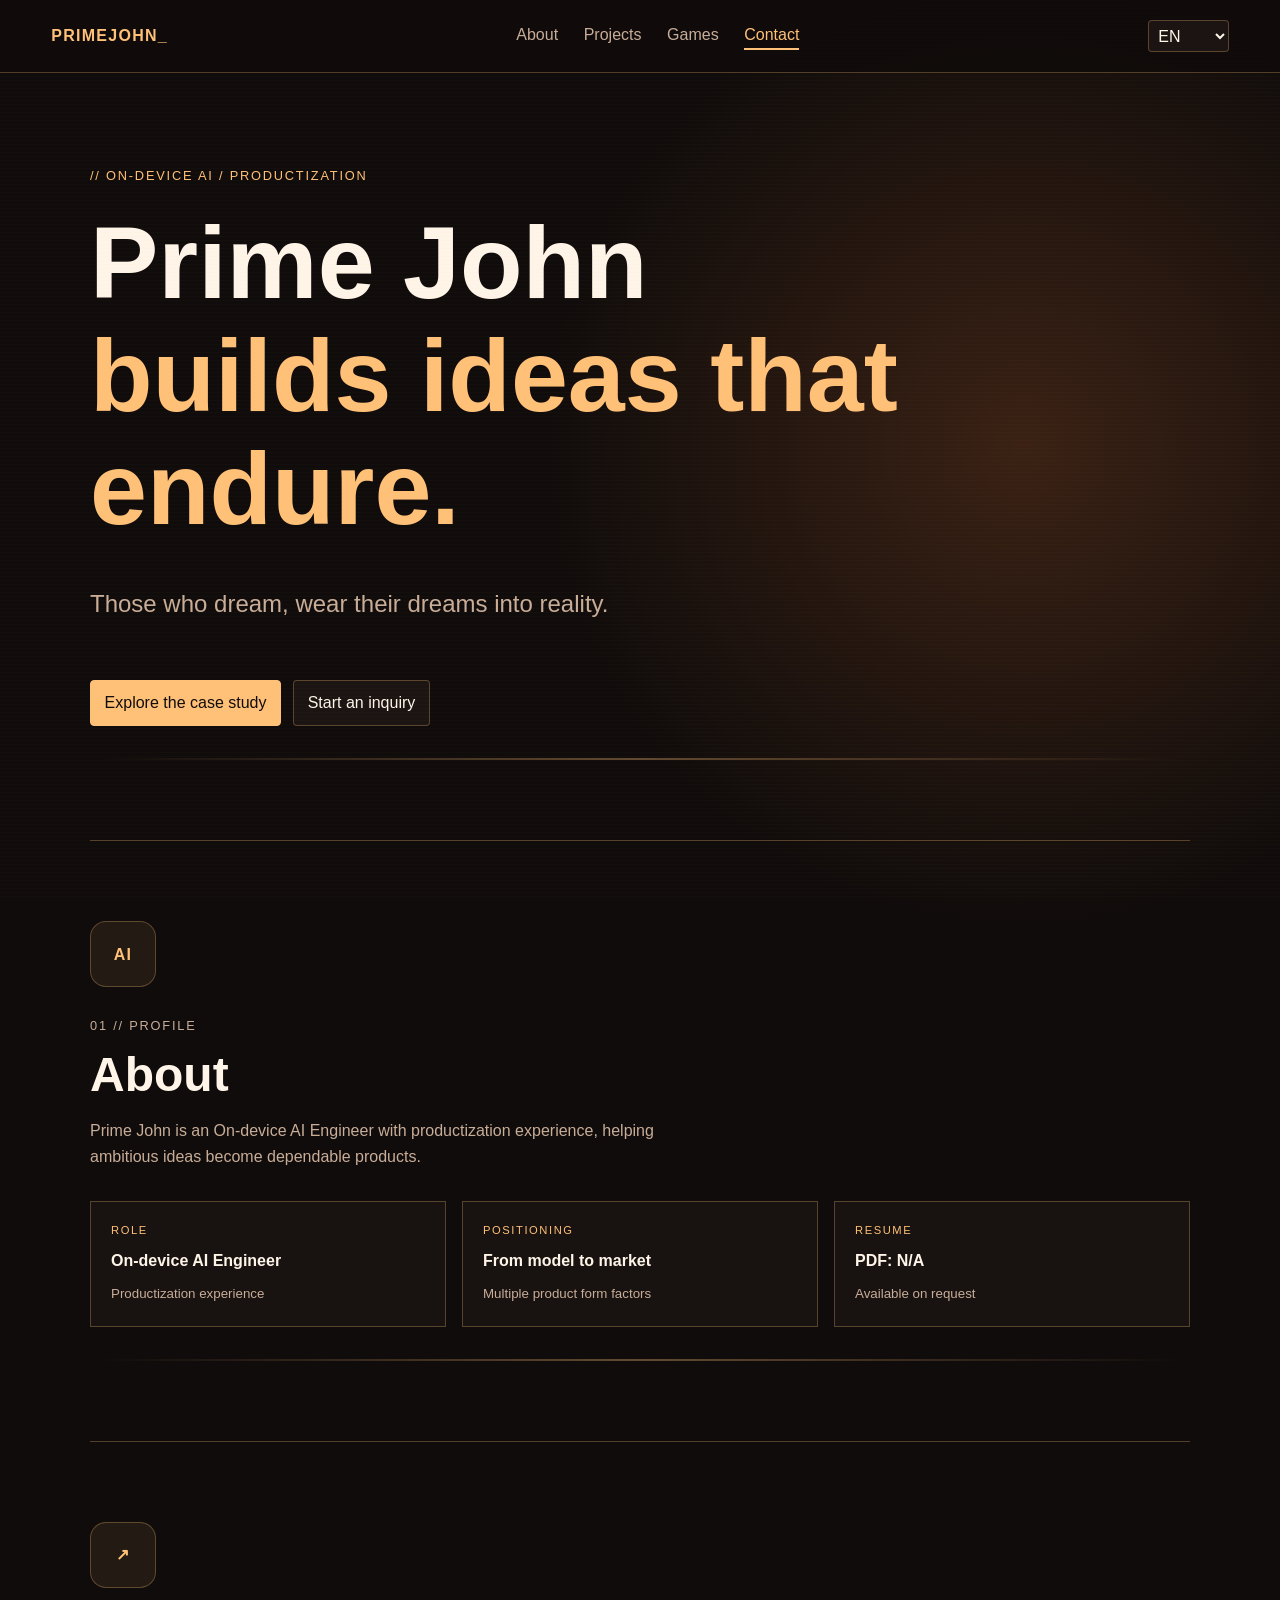
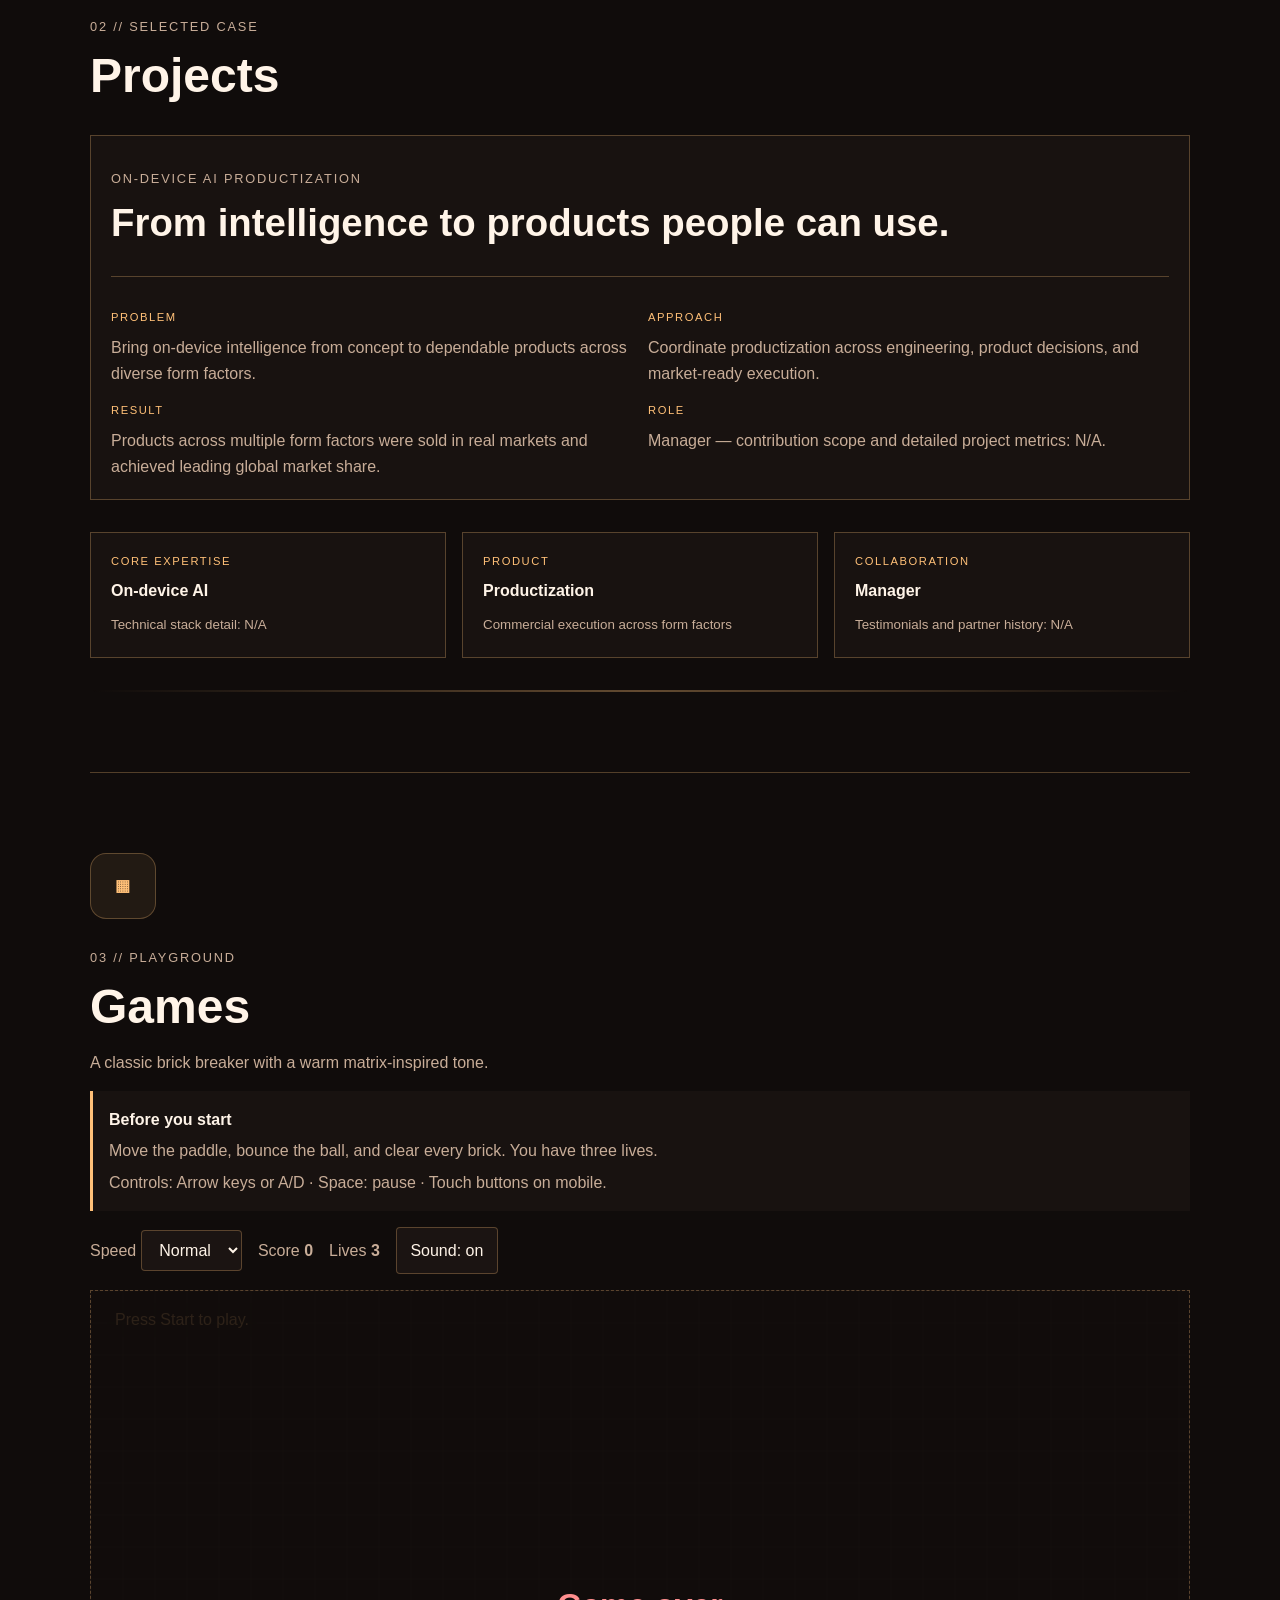
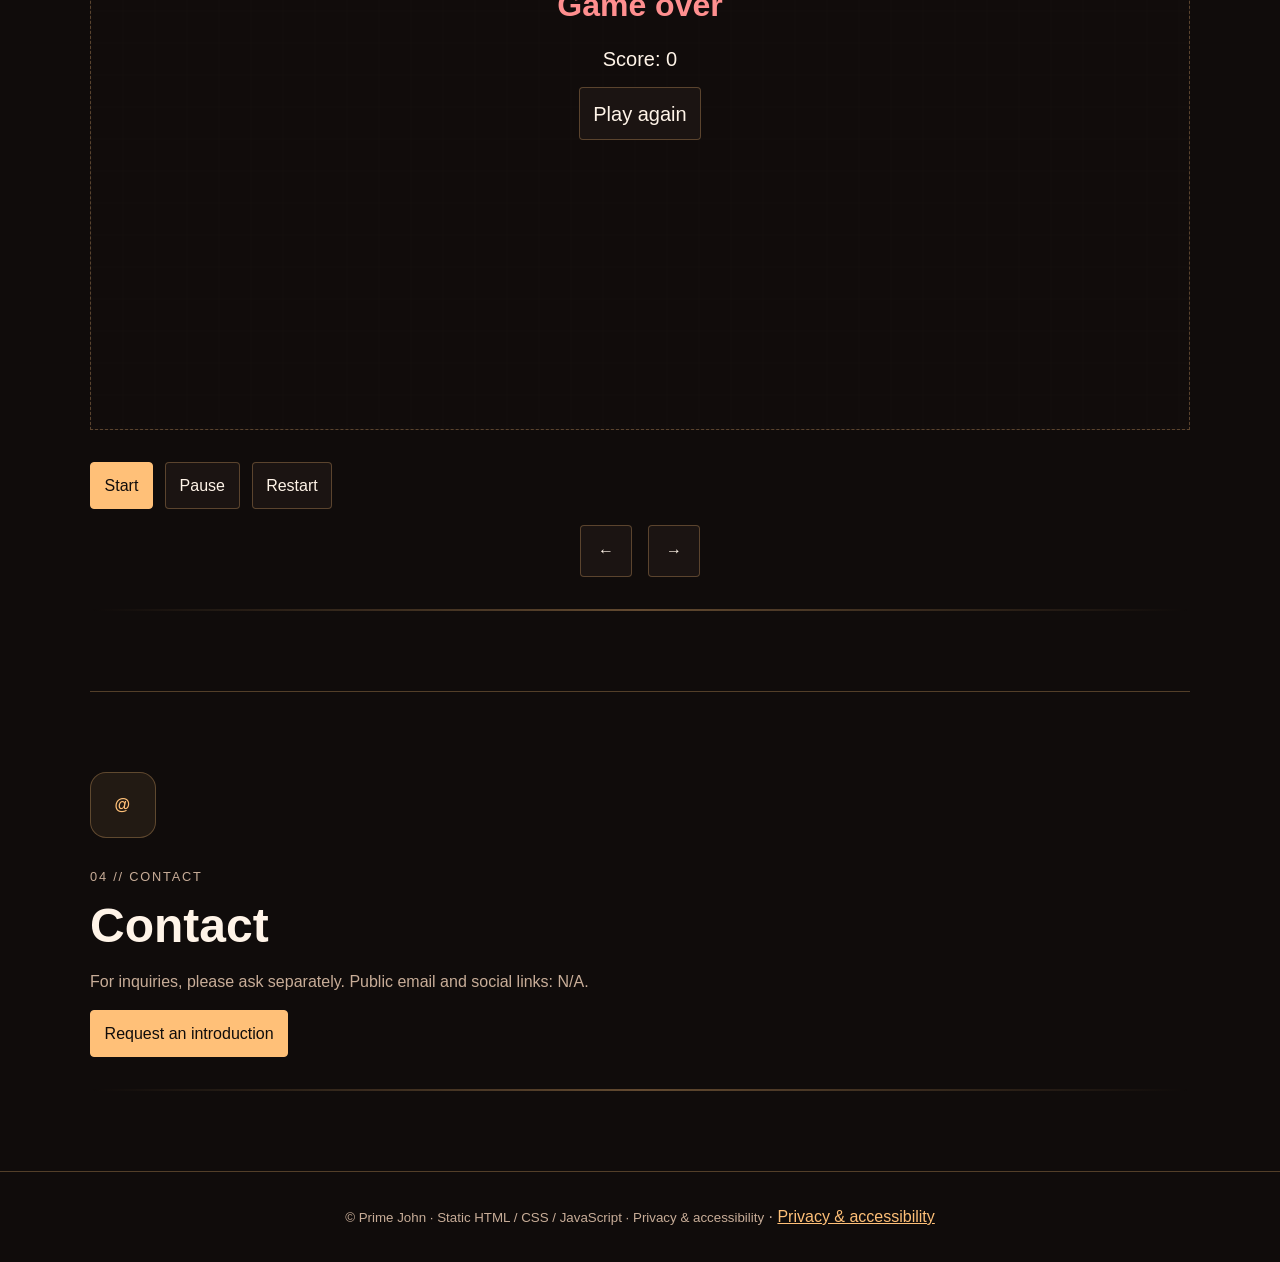
<file: index.html>
<!doctype html>
<html lang="en">
<head>
  <meta charset="utf-8"><meta name="viewport" content="width=device-width, initial-scale=1">
  <meta name="description" content="Prime John — On-device AI engineering and productization experience."><meta name="theme-color" content="#100c0b">
  <meta property="og:title" content="Prime John // On-device AI Engineer"><meta property="og:description" content="Turning ambitious ideas into dependable products."><meta property="og:type" content="profile"><meta property="og:url" content="https://primejohn-code.github.io/">
  <link rel="canonical" href="https://primejohn-code.github.io/"><title>Prime John // On-device AI Engineer</title><link rel="stylesheet" href="styles.css">
  <script type="application/ld+json">{"@context":"https://schema.org","@type":"Person","name":"Prime John","jobTitle":"On-device AI Engineer","url":"https://primejohn-code.github.io/"}</script>
  <script src="script.js" defer></script><script src="game.js" defer></script>
</head>
<body>
  <a class="skip-link" href="#main-content" data-i18n="skip">Skip to content</a>
  <header class="site-header"><a class="brand" href="#top" aria-label="Prime John home">PRIMEJOHN<span>_</span></a>
    <nav aria-label="Primary navigation"><a href="#about" data-nav="about" data-i18n="nav.about">About</a><a href="#projects" data-nav="projects" data-i18n="nav.projects">Projects</a><a href="#games" data-nav="games" data-i18n="nav.games">Games</a><a href="#contact" data-nav="contact" data-i18n="nav.contact">Contact</a></nav>
    <label class="language-picker"><span class="sr-only" data-i18n="language">Language</span><select id="language-select" aria-label="Language"><option value="en">EN</option><option value="ko">한국어</option><option value="zh">中文</option><option value="ja">日本語</option><option value="es">ES</option><option value="fr">FR</option><option value="de">DE</option><option value="it">IT</option><option value="pt">PT</option><option value="nl">NL</option></select></label>
  </header>
  <main id="main-content">
    <section id="top" class="hero" aria-labelledby="hero-title"><p class="eyebrow" data-i18n="hero.eyebrow">// ON-DEVICE AI / PRODUCTIZATION</p><h1 id="hero-title">Prime John<br><span data-i18n="hero.title">builds ideas that endure.</span></h1><p class="hero-copy" data-i18n="hero.value">Those who dream, wear their dreams into reality.</p><div class="hero-actions"><a class="button button-primary" href="#projects" data-i18n="cta.case">Explore the case study</a><a class="button" href="#contact" data-i18n="cta.inquiry">Start an inquiry</a></div></section>
    <section id="about" class="content-section" aria-labelledby="about-title"><p class="eyebrow" data-i18n="about.eyebrow">01 // PROFILE</p><h2 id="about-title" data-i18n="about.title">About</h2><p data-i18n="about.body">Prime John is an On-device AI Engineer with productization experience, helping ambitious ideas become dependable products.</p><div class="info-grid"><article class="info-card"><span class="card-label" data-i18n="about.role.label">ROLE</span><strong data-i18n="about.role">On-device AI Engineer</strong><small data-i18n="about.role.detail">Productization experience</small></article><article class="info-card"><span class="card-label" data-i18n="about.focus.label">POSITIONING</span><strong data-i18n="about.focus">From model to market</strong><small data-i18n="about.focus.detail">Multiple product form factors</small></article><article class="info-card"><span class="card-label" data-i18n="about.resume.label">RESUME</span><strong data-i18n="about.resume">PDF: N/A</strong><small data-i18n="about.resume.detail">Available on request</small></article></div></section>
    <section id="projects" class="content-section" aria-labelledby="projects-title"><p class="eyebrow" data-i18n="projects.eyebrow">02 // SELECTED CASE</p><h2 id="projects-title" data-i18n="projects.title">Projects</h2><article class="case-study"><div class="case-heading"><p class="eyebrow" data-i18n="case.eyebrow">ON-DEVICE AI PRODUCTIZATION</p><h3 data-i18n="case.title">From intelligence to products people can use.</h3></div><div class="case-grid"><div><span class="card-label" data-i18n="case.problem.label">PROBLEM</span><p data-i18n="case.problem">Bring on-device intelligence from concept to dependable products across diverse form factors.</p></div><div><span class="card-label" data-i18n="case.approach.label">APPROACH</span><p data-i18n="case.approach">Coordinate productization across engineering, product decisions, and market-ready execution.</p></div><div><span class="card-label" data-i18n="case.result.label">RESULT</span><p data-i18n="case.result">Products across multiple form factors were sold in real markets and achieved leading global market share.</p></div><div><span class="card-label" data-i18n="case.role.label">ROLE</span><p data-i18n="case.role">Manager — contribution scope and detailed project metrics: N/A.</p></div></div></article><div class="expertise-grid"><article class="info-card"><span class="card-label" data-i18n="expertise.core.label">CORE EXPERTISE</span><strong data-i18n="expertise.core">On-device AI</strong><small data-i18n="expertise.core.detail">Technical stack detail: N/A</small></article><article class="info-card"><span class="card-label" data-i18n="expertise.product.label">PRODUCT</span><strong data-i18n="expertise.product">Productization</strong><small data-i18n="expertise.product.detail">Commercial execution across form factors</small></article><article class="info-card"><span class="card-label" data-i18n="expertise.collab.label">COLLABORATION</span><strong data-i18n="expertise.collab">Manager</strong><small data-i18n="expertise.collab.detail">Testimonials and partner history: N/A</small></article></div></section>
    <section id="games" class="content-section game-placeholder" aria-labelledby="games-title"><p class="eyebrow" data-i18n="game.eyebrow">03 // PLAYGROUND</p><h2 id="games-title" data-i18n="game.title">Games</h2><p data-i18n="game.intro">A classic brick breaker with a warm matrix-inspired tone.</p><div class="game-instructions"><strong data-i18n="game.before">Before you start</strong><span data-i18n="game.instructions">Move the paddle, bounce the ball, and clear every brick. You have three lives.</span><span data-i18n="game.controls">Controls: Arrow keys or A/D · Space: pause · Touch buttons on mobile.</span></div><div class="game-toolbar"><label><span data-i18n="game.speed">Speed</span> <select id="speed-select" aria-label="Speed"><option value="slow" data-i18n="game.slow">Slow</option><option value="normal" selected data-i18n="game.normal">Normal</option><option value="fast" data-i18n="game.fast">Fast</option></select></label><span><span data-i18n="game.score">Score</span> <strong id="score">0</strong></span><span><span data-i18n="game.lives">Lives</span> <strong id="lives">3</strong></span><button id="sound-toggle" type="button" aria-pressed="true" data-i18n="game.sound.on">Sound: on</button></div><div class="game-shell"><canvas id="game-canvas" tabindex="0" aria-label="Brick breaker game board"></canvas><p id="game-status" class="game-status" role="status" data-i18n="game.status.start">Press Start to play.</p><div id="game-over-panel" class="game-over-panel" hidden><strong data-i18n="game.over">Game over</strong><span id="game-over-score">Score: 0</span><button id="game-over-restart" type="button" data-i18n="game.playagain">Play again</button></div></div><div class="game-actions"><button id="start-game" class="button-primary" type="button" data-i18n="game.start">Start</button><button id="pause-game" type="button" disabled data-i18n="game.pause">Pause</button><button id="restart-game" type="button" data-i18n="game.restart">Restart</button></div><div class="touch-controls" aria-label="Touch controls"><button type="button" data-direction="left" aria-label="Move paddle left">←</button><button type="button" data-direction="right" aria-label="Move paddle right">→</button></div></section>
    <section id="contact" class="content-section" aria-labelledby="contact-title"><p class="eyebrow" data-i18n="contact.eyebrow">04 // CONTACT</p><h2 id="contact-title" data-i18n="contact.title">Contact</h2><p data-i18n="contact.body">For inquiries, please ask separately. Public email and social links: N/A.</p><a class="button button-primary" href="#contact" data-i18n="contact.cta">Request an introduction</a></section>
  </main>
  <footer><small data-i18n="footer">© Prime John · Static HTML / CSS / JavaScript · Privacy & accessibility</small> · <a href="privacy.html" data-i18n="footer.link">Privacy & accessibility</a></footer>
</body>
</html>
</file>
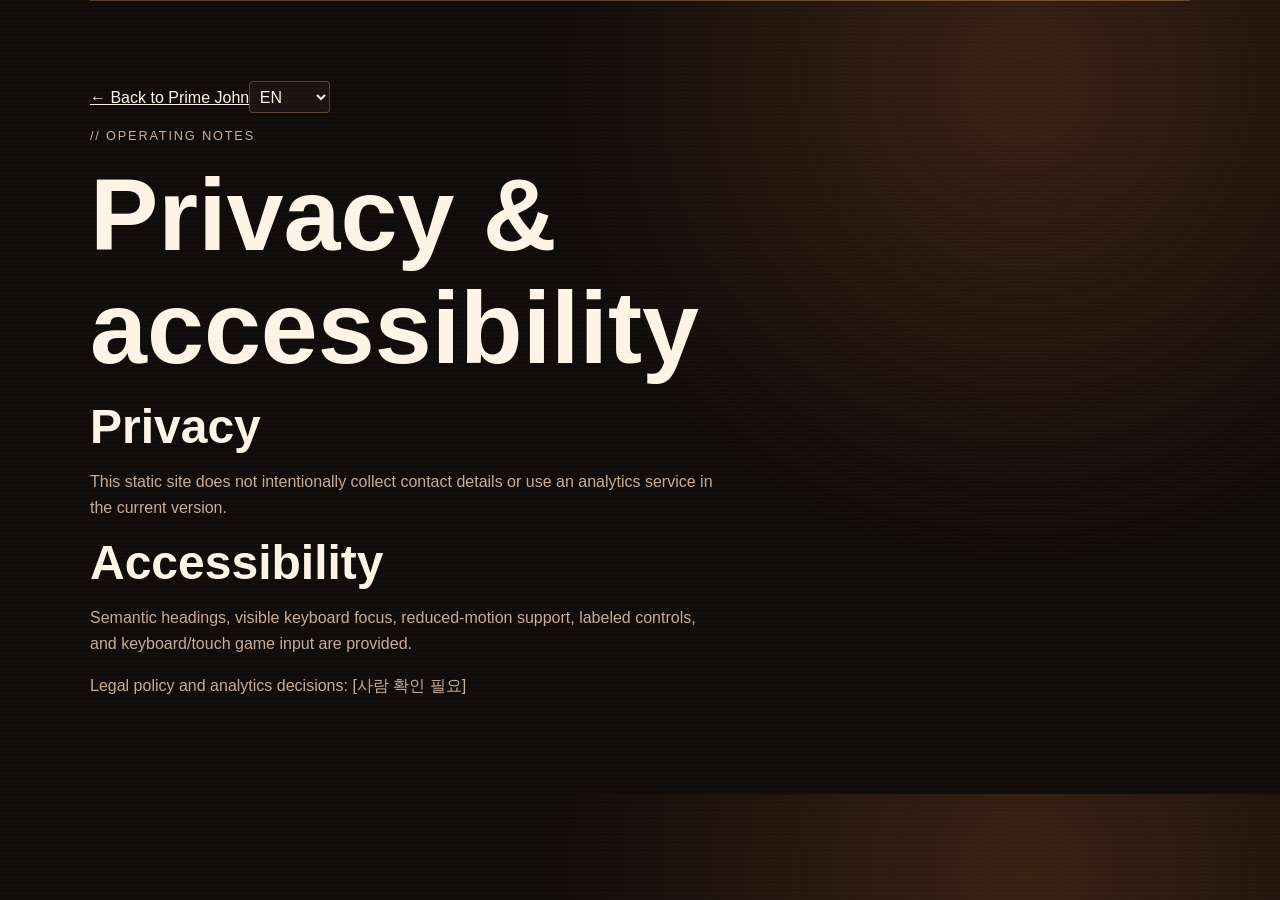
<file: privacy.html>
<!doctype html><html lang="en"><head><meta charset="utf-8"><meta name="viewport" content="width=device-width,initial-scale=1"><title>Privacy & Accessibility // Prime John</title><link rel="stylesheet" href="styles.css"><script src="script.js" defer></script></head><body><main class="content-section" id="main-content"><a href="index.html" data-i18n="page.back">← Back to Prime John</a><label class="language-picker"><span class="sr-only" data-i18n="language">Language</span><select id="language-select" aria-label="Language"><option value="en">EN</option><option value="ko">한국어</option><option value="zh">中文</option><option value="ja">日本語</option><option value="es">ES</option><option value="fr">FR</option><option value="de">DE</option><option value="it">IT</option><option value="pt">PT</option><option value="nl">NL</option></select></label><p class="eyebrow">// OPERATING NOTES</p><h1 data-i18n="privacy.title">Privacy & accessibility</h1><h2 data-i18n="privacy.heading">Privacy</h2><p data-i18n="privacy.body">This static site does not intentionally collect contact details or use an analytics service in the current version.</p><h2 data-i18n="privacy.access">Accessibility</h2><p data-i18n="privacy.access.body">Semantic headings, visible keyboard focus, reduced-motion support, labeled controls, and keyboard/touch game input are provided.</p><p data-i18n="page.uncertain">Legal policy and analytics decisions: [사람 확인 필요]</p></main></body></html>
</file>
<file: styles.css>
:root { color-scheme: dark; --bg:#100c0b; --panel:#1b1412; --text:#fff4e8; --muted:#c8ad98; --accent:#ffc078; --line:rgba(255,192,120,.28); font-family:"Cascadia Mono","Courier New",monospace; }
* { box-sizing:border-box; } html { scroll-behavior:smooth; } body { margin:0; background:radial-gradient(circle at 80% 10%,#3a2114 0,transparent 30rem),var(--bg); color:var(--text); line-height:1.6; } body::before { content:""; position:fixed; inset:0; pointer-events:none; opacity:.045; background:repeating-linear-gradient(0deg,transparent 0 3px,var(--accent) 4px); }
a { color:inherit; } a:focus-visible,button:focus-visible,select:focus-visible { outline:2px solid var(--accent); outline-offset:3px; } .skip-link { position:absolute; left:-999px; top:1rem; padding:.5rem 1rem; background:var(--accent); color:var(--bg); z-index:5; } .skip-link:focus { left:1rem; } .sr-only { position:absolute; width:1px; height:1px; padding:0; margin:-1px; overflow:hidden; clip:rect(0,0,0,0); white-space:nowrap; border:0; }
.site-header { display:flex; align-items:center; justify-content:space-between; gap:1rem; padding:1.25rem clamp(1rem,4vw,4rem); border-bottom:1px solid var(--line); position:sticky; top:0; background:rgba(16,12,11,.94); z-index:2; } .brand { color:var(--accent); font-weight:700; text-decoration:none; letter-spacing:.08em; } .brand span { animation:blink 1s steps(2,start) infinite; } nav { display:flex; flex-wrap:wrap; gap:clamp(.6rem,2.5vw,1.6rem); } nav a { color:var(--muted); text-decoration:none; border-bottom:2px solid transparent; } nav a:hover,nav a:focus-visible,nav a[aria-current="true"] { color:var(--accent); border-color:var(--accent); } .language-picker select { padding:.35rem; }
main { width:min(100% - 2rem,1100px); margin:auto; } .hero { min-height:72vh; display:grid; align-content:center; padding:5rem 0; } .eyebrow { color:var(--accent); font-size:.8rem; letter-spacing:.14em; } h1,h2,h3 { line-height:1.1; margin:.5rem 0 1rem; } h1 { font-size:clamp(2.5rem,8vw,6.5rem); max-width:900px; } h1 span { color:var(--accent); } h2 { font-size:clamp(1.75rem,4vw,3rem); } h3 { font-size:clamp(1.4rem,3vw,2.4rem); } .hero-copy,.content-section p { color:var(--muted); max-width:70ch; } .hero-copy { font-size:clamp(1.1rem,2vw,1.5rem); } .hero-actions,.game-actions { display:flex; flex-wrap:wrap; gap:.75rem; margin-top:2rem; }
.button,button,select { border:1px solid var(--line); border-radius:.25rem; background:var(--panel); color:var(--text); font:inherit; padding:.6rem .85rem; } .button { text-decoration:none; display:inline-block; } button { cursor:pointer; } .button:hover,button:hover,.button:focus-visible,button:focus-visible { border-color:var(--accent); color:var(--accent); } .button-primary { background:var(--accent); color:var(--bg); border-color:var(--accent); }
.content-section { border-top:1px solid var(--line); padding:5rem 0; min-height:35vh; } .info-grid,.expertise-grid,.case-grid { display:grid; grid-template-columns:repeat(3,1fr); gap:1rem; margin-top:2rem; } .case-grid { grid-template-columns:repeat(2,1fr); } .info-card,.case-study { padding:1.25rem; border:1px solid var(--line); background:rgba(27,20,18,.8); } .case-study { margin-top:2rem; } .card-label { color:var(--accent); font-size:.7rem; letter-spacing:.14em; display:block; } .info-card strong { display:block; margin:.45rem 0; } .info-card small { color:var(--muted); } .case-grid p { margin:.5rem 0 0; } .case-heading { border-bottom:1px solid var(--line); padding-bottom:1rem; }
.game-instructions { display:grid; gap:.35rem; padding:1rem; border-left:3px solid var(--accent); background:rgba(27,20,18,.75); color:var(--muted); } .game-instructions strong { color:var(--text); } .game-toolbar,.touch-controls { display:flex; flex-wrap:wrap; align-items:center; gap:.75rem 1rem; margin-top:1rem; } .game-toolbar label,.game-toolbar span { color:var(--muted); } .game-shell { position:relative; display:grid; place-items:center; min-height:82vh; margin-top:1rem; overflow:hidden; border:1px dashed var(--line); background:var(--panel); color:var(--accent); } #game-canvas { display:block; width:100%; height:82vh; min-height:420px; outline:none; } .game-status { position:absolute; top:.75rem; left:1rem; margin:0; padding:.25rem .5rem; background:rgba(27,20,18,.86); color:var(--accent)!important; } .game-over-panel { position:absolute; inset:0; display:grid; place-content:center; justify-items:center; gap:.75rem; background:rgba(16,12,11,.88); color:var(--text); font-size:1.25rem; } .game-over-panel strong { color:#ff8f8f; font-size:2rem; } .touch-controls { justify-content:center; } .touch-controls button { min-width:3.25rem; min-height:3.25rem; touch-action:manipulation; }
footer { padding:2rem 1rem; text-align:center; color:var(--muted); border-top:1px solid var(--line); } footer a { color:var(--accent); } @keyframes blink { 50% { opacity:0; } } @media (max-width:700px) { .site-header { align-items:flex-start; flex-direction:column; } .hero { min-height:62vh; } .info-grid,.expertise-grid,.case-grid { grid-template-columns:1fr; } .game-shell,#game-canvas { min-height:60vh; height:60vh; } nav { gap:.6rem 1rem; } } @media (prefers-reduced-motion:reduce) { *,*::before,*::after { animation-duration:.01ms!important; animation-iteration-count:1!important; scroll-behavior:auto!important; transition:none!important; } }
/* Step 8 visual system: Apple-style system font and lightweight area illustrations. */
:root { font-family: -apple-system, BlinkMacSystemFont, "SF Pro Display", "SF Pro Text", "Helvetica Neue", Arial, sans-serif; }
body, button, select { font-family: inherit; }
.area-visual { display:grid; place-items:center; width:min(100%, 28rem); height:5rem; margin-bottom:1.5rem; border:1px solid var(--line); background:linear-gradient(135deg, rgba(255,192,120,.16), rgba(27,20,18,.8)); color:var(--accent); overflow:hidden; }
.area-visual::before { content:""; width:4rem; height:4rem; border:2px solid currentColor; border-radius:50%; box-shadow:1.8rem 0 0 -1rem currentColor, -1.8rem 0 0 -1rem currentColor; opacity:.75; }
.hero::after, #about::after, #projects::after, #games::after, #contact::after { display:block; width:100%; height:2px; margin-top:2rem; content:""; background:linear-gradient(90deg, transparent, var(--accent), transparent); opacity:.35; }
#about::before, #projects::before, #games::before, #contact::before { display:inline-grid; place-items:center; width:4rem; height:4rem; margin-bottom:1rem; border:1px solid var(--line); border-radius:1rem; color:var(--accent); background:rgba(255,192,120,.08); font-weight:700; letter-spacing:.08em; }
#about::before { content:"AI"; } #projects::before { content:"↗"; } #games::before { content:"▦"; } #contact::before { content:"@"; }
</file>
